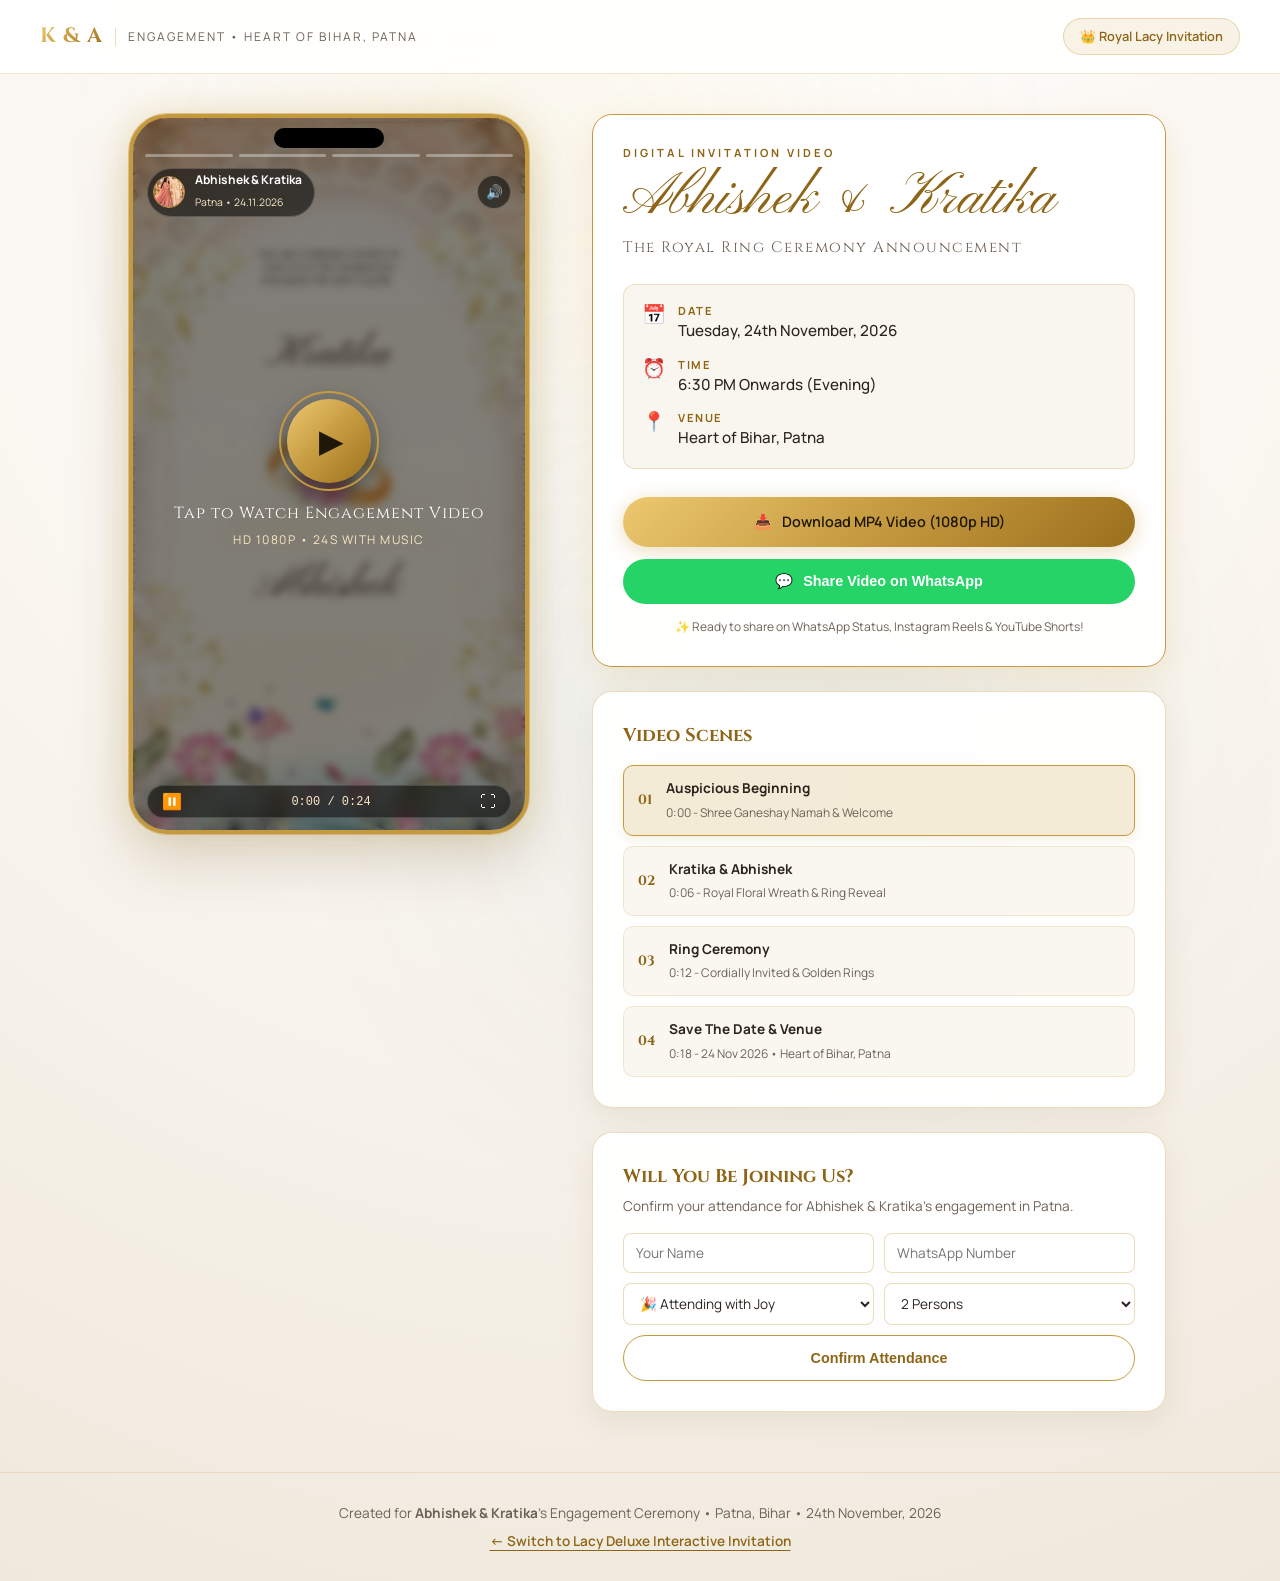
<file: video-invite.html>
<!DOCTYPE html>
<html lang="en">
<head>
  <meta charset="UTF-8">
  <meta name="viewport" content="width=device-width, initial-scale=1.0, viewport-fit=cover">
<title>Abhishek & Kratika — Royal Engagement Video Invitation</title>
  <meta name="description" content="Watch the official engagement announcement video for Abhishek & Kratika. 24th November 2026, Patna.">
  
  <!-- Favicon -->
  <link rel="icon" href="data:image/svg+xml,<svg xmlns='http://www.w3.org/2000/svg' viewBox='0 0 100 100'><text y='.9em' font-size='90'>💍</text></svg>">
  <meta property="og:title" content="Abhishek & Kratika — Engagement Announcement Video">
  <meta property="og:description" content="Watch & download the official engagement video invite. 24 Nov 2026, Patna.">
  <meta property="og:image" content="images/couple_2_hd.jpg">

  <!-- Google Fonts: Pinyon Script (Pinterest calligraphy), Cinzel, Cormorant Garamond, Manrope -->
  <link rel="preconnect" href="https://fonts.googleapis.com">
  <link rel="preconnect" href="https://fonts.gstatic.com" crossorigin>
  <link href="https://fonts.googleapis.com/css2?family=Cinzel:wght@400;600;700;800&family=Cormorant+Garamond:ital,wght@0,400;0,600;1,400;1,600&family=Manrope:wght@300;400;500;600;700&family=Pinyon+Script&display=swap" rel="stylesheet">

  <link rel="stylesheet" href="video-style.css">
</head>
<body>

  <!-- Ambient Royal Palace Backdrop & Golden Glow -->
  <div class="video-bg-ambient">
    <div class="ambient-glow glow-top"></div>
    <div class="ambient-glow glow-bottom"></div>
  </div>

  <!-- Header Navigation -->
  <header class="video-page-nav">
    <div class="nav-content">
      <a href="index.html" class="nav-brand">
        <span class="brand-monogram">K &amp; A</span>
        <span class="brand-subtitle">Engagement • Heart of Bihar, Patna</span>
      </a>
      <div class="nav-links">
        <a href="index.html" class="switch-theme-pill">
          <span>👑 Royal Lacy Invitation</span>
        </a>
      </div>
    </div>
  </header>

  <!-- MAIN VIDEO EXPERIENCE CONTAINER -->
  <main class="video-main-layout">
    
    <!-- Left / Center: The 9:16 Smartphone Mockup Video Player -->
    <section class="phone-mockup-wrapper">
      <div class="phone-frame">
        <div class="phone-speaker-notch"></div>

        <!-- Video Player Viewport -->
        <div class="video-viewport" id="videoViewport">

          <!-- Instagram/WhatsApp Story Segment Bars (4 Scenes) -->
          <div class="story-progress-bar">
            <div class="segment" data-segment="0"><div class="fill"></div></div>
            <div class="segment" data-segment="1"><div class="fill"></div></div>
            <div class="segment" data-segment="2"><div class="fill"></div></div>
            <div class="segment" data-segment="3"><div class="fill"></div></div>
          </div>

          <!-- Video Element -->
          <video 
            id="engagementVideo" 
            playsinline 
            preload="auto" 
            poster="thumb_scene4.jpg">
            <source src="abhishek_kratika_engagement_video.mp4" type="video/mp4">
            Your browser does not support HTML5 video.
          </video>

          <!-- Floating Overlay Badges -->
          <div class="video-top-bar">
            <div class="couple-tag">
              <span class="avatar-mini"><img src="images/couple_1.jpg" alt="A & K"></span>
              <div class="tag-text">
                <strong>Abhishek &amp; Kratika</strong>
                <small>Patna • 24.11.2026</small>
              </div>
            </div>
            <div class="video-controls-quick">
              <button id="muteBtn" class="pill-icon-btn" title="Mute / Unmute">🔊</button>
            </div>
          </div>

          <!-- Big Play / Replay Button Overlay -->
          <div class="play-overlay" id="playOverlay">
            <button class="big-play-btn" id="bigPlayBtn" aria-label="Play Video">
              <span class="play-icon">▶</span>
              <span class="pulse-ring"></span>
            </button>
            <p class="play-instruction">Tap to Watch Engagement Video</p>
            <span class="duration-badge">HD 1080p • 24s With Music</span>
          </div>

          <!-- Chapter Title Card (Shows dynamically as video plays) -->
          <div class="chapter-card-toast" id="chapterToast">
            <span class="ch-icon">💍</span>
            <span class="ch-text" id="chapterText">Shree Ganeshay Namah</span>
          </div>

          <!-- Bottom Story Quick Controls -->
          <div class="video-bottom-controls">
            <button id="playPauseBtn" class="btn-ctrl" title="Play/Pause">⏸️</button>
            <div class="time-display" id="timeDisplay">0:00 / 0:24</div>
            <button id="fullscreenBtn" class="btn-ctrl" title="Full Screen">⛶</button>
          </div>

        </div>
      </div>
    </section>


    <!-- Right / Info & Actions Column -->
    <aside class="video-info-column">
      
      <div class="info-card gold-border">
        <span class="info-badge">DIGITAL INVITATION VIDEO</span>
        <h1 class="info-title">Abhishek &amp; Kratika</h1>
        <p class="info-subtitle">The Royal Ring Ceremony Announcement</p>
        
        <div class="event-quick-summary">
          <div class="summary-item">
            <span class="s-icon">📅</span>
            <div>
              <strong>Date</strong>
              <p>Tuesday, 24th November, 2026</p>
            </div>
          </div>
          <div class="summary-item">
            <span class="s-icon">⏰</span>
            <div>
              <strong>Time</strong>
              <p>6:30 PM Onwards (Evening)</p>
            </div>
          </div>
          <div class="summary-item">
            <span class="s-icon">📍</span>
            <div>
              <strong>Venue</strong>
              <p>Heart of Bihar, Patna</p>
            </div>
          </div>
        </div>

        <!-- Download & Share Buttons -->
        <div class="action-buttons-group">
          <a href="abhishek_kratika_engagement_video.mp4" download="Abhishek_Kratika_Engagement_Video.mp4" class="btn-video-action primary" id="downloadVideoBtn">
            <span class="btn-icon">📥</span>
            <span>Download MP4 Video (1080p HD)</span>
          </a>

          <button id="waShareBtn" class="btn-video-action whatsapp">
            <span class="btn-icon">💬</span>
            <span>Share Video on WhatsApp</span>
          </button>
        </div>

        <p class="share-helper-note">
          ✨ Ready to share on WhatsApp Status, Instagram Reels &amp; YouTube Shorts!
        </p>
      </div>

      <!-- Chapter Navigation Picker -->
      <div class="info-card chapters-card">
        <h3>Video Scenes</h3>
        <ul class="chapter-nav-list" id="chapterNavList">
          <li data-seek="0" class="active">
            <span class="ch-num">01</span>
            <div class="ch-meta">
              <strong>Auspicious Beginning</strong>
              <small>0:00 - Shree Ganeshay Namah &amp; Welcome</small>
            </div>
          </li>
          <li data-seek="6.0">
            <span class="ch-num">02</span>
            <div class="ch-meta">
              <strong>Kratika &amp; Abhishek</strong>
              <small>0:06 - Royal Floral Wreath &amp; Ring Reveal</small>
            </div>
          </li>
          <li data-seek="12.0">
            <span class="ch-num">03</span>
            <div class="ch-meta">
              <strong>Ring Ceremony</strong>
              <small>0:12 - Cordially Invited &amp; Golden Rings</small>
            </div>
          </li>
          <li data-seek="18.0">
            <span class="ch-num">04</span>
            <div class="ch-meta">
              <strong>Save The Date &amp; Venue</strong>
              <small>0:18 - 24 Nov 2026 • Heart of Bihar, Patna</small>
            </div>
          </li>
        </ul>
      </div>

      <!-- Quick RSVP Drawer Card -->
      <div class="info-card rsvp-quick-card">
        <h3>Will You Be Joining Us?</h3>
        <p>Confirm your attendance for Abhishek &amp; Kratika's engagement in Patna.</p>
        <form id="quickRsvpForm">
          <div class="input-row">
            <input type="text" id="qName" placeholder="Your Name" required>
            <input type="tel" id="qPhone" placeholder="WhatsApp Number" required>
          </div>
          <div class="input-row">
            <select id="qAttendance">
              <option value="Yes">🎉 Attending with Joy</option>
              <option value="Regret">💌 Celebrating From Afar</option>
            </select>
            <select id="qCount">
              <option value="1">1 Person</option>
              <option value="2" selected>2 Persons</option>
              <option value="3+">3+ Persons</option>
            </select>
          </div>
          <button type="submit" class="btn-video-action outline">Confirm Attendance</button>
        </form>
        <div id="qRsvpSuccess" class="quick-rsvp-success" style="display:none;">
          <span>🎉 Thank you! Your response is recorded for Patna, 24 Nov 2026!</span>
        </div>
      </div>

    </aside>

  </main>

  <footer class="video-page-footer">
    <p>
      Created for <strong>Abhishek &amp; Kratika</strong>'s Engagement Ceremony • Patna, Bihar • 24th November, 2026
    </p>
    <a href="index.html" class="footer-link">&larr; Switch to Lacy Deluxe Interactive Invitation</a>
  </footer>

  <script src="video-script.js"></script>
</body>
</html>
</file>
<file: video-style.css>
/* ==========================================================================
   Abhishek & Kratika — Engagement Video Webpage Stylesheet
   Pinterest Royal Sandstone Haveli & Turquoise Water Lotus Theme
   ========================================================================== */

:root {
  --bg-sandstone: #FAF6F0;
  --bg-palace: #FFFDF9;
  --bg-card: rgba(255, 255, 255, 0.94);
  --gold-primary: #C59A3F;
  --gold-light: #F7E7C4;
  --gold-deep: #8E6516;
  --gold-gradient: linear-gradient(135deg, #ECC870 0%, #C59A3F 50%, #9B701D 100%);
  --rose-primary: #C57B76;
  --teal-accent: #3A7D7E;
  --text-main: #2C241E;
  --text-muted: #6E6155;
  --border-gold: rgba(197, 154, 63, 0.35);
  --shadow-phone: 0 25px 60px rgba(110, 85, 45, 0.22), 0 0 35px rgba(212, 175, 55, 0.2);
  --radius-phone: 38px;
  --transition: all 0.3s cubic-bezier(0.25, 1, 0.5, 1);
}

*, *::before, *::after {
  box-sizing: border-box;
  margin: 0;
  padding: 0;
}

body {
  font-family: 'Manrope', sans-serif;
  background-color: var(--bg-sandstone);
  background-image: 
    radial-gradient(circle at 50% 10%, #FFFFFF 0%, rgba(250, 246, 240, 0.95) 45%, #EFE8DC 100%);
  color: var(--text-main);
  min-height: 100vh;
  position: relative;
  overflow-x: hidden;
  line-height: 1.5;
}

/* Ambient glow */
.video-bg-ambient {
  position: fixed;
  inset: 0;
  pointer-events: none;
  z-index: 0;
}

.ambient-glow {
  position: absolute;
  width: 600px;
  height: 600px;
  border-radius: 50%;
  filter: blur(140px);
  opacity: 0.22;
}

.glow-top {
  top: -150px;
  left: 20%;
  background: radial-gradient(circle, #D4AF37 0%, transparent 70%);
}

.glow-bottom {
  bottom: -150px;
  right: 15%;
  background: radial-gradient(circle, #3A7D7E 0%, transparent 70%);
}

/* NAV */
.video-page-nav {
  position: relative;
  z-index: 10;
  padding: 18px 24px;
  border-bottom: 1px solid rgba(197, 154, 63, 0.25);
  background: rgba(255, 255, 255, 0.88);
  backdrop-filter: blur(12px);
}

.nav-content {
  max-width: 1200px;
  margin: 0 auto;
  display: flex;
  justify-content: space-between;
  align-items: center;
}

.nav-brand {
  text-decoration: none;
  display: flex;
  align-items: center;
  gap: 12px;
}

.brand-monogram {
  font-family: 'Cinzel', serif;
  font-size: 1.3rem;
  font-weight: 700;
  background: var(--gold-gradient);
  -webkit-background-clip: text;
  -webkit-text-fill-color: transparent;
  letter-spacing: 1px;
}

.brand-subtitle {
  font-size: 0.75rem;
  color: var(--text-muted);
  text-transform: uppercase;
  letter-spacing: 2px;
  border-left: 1px solid var(--border-gold);
  padding-left: 12px;
}

.switch-theme-pill {
  display: inline-flex;
  align-items: center;
  gap: 6px;
  background: rgba(197, 154, 63, 0.12);
  border: 1px solid var(--border-gold);
  padding: 8px 16px;
  border-radius: 9999px;
  color: var(--gold-deep);
  font-size: 0.8rem;
  font-weight: 600;
  text-decoration: none;
  transition: var(--transition);
}

.switch-theme-pill:hover {
  background: var(--gold-primary);
  color: #FFF;
  transform: translateY(-2px);
}

/* MAIN LAYOUT */
.video-main-layout {
  position: relative;
  z-index: 2;
  max-width: 1100px;
  margin: 40px auto 60px;
  padding: 0 24px;
  display: grid;
  grid-template-columns: 430px 1fr;
  gap: 48px;
  align-items: start;
}

/* PHONE MOCKUP */
.phone-mockup-wrapper {
  display: flex;
  justify-content: center;
}

.phone-frame {
  position: relative;
  width: 100%;
  max-width: 400px;
  height: 720px;
  background: #000;
  border-radius: var(--radius-phone);
  border: 4px solid #C59A3F;
  box-shadow: var(--shadow-phone);
  overflow: hidden;
  outline: 1px solid rgba(197, 154, 63, 0.5);
}

.phone-speaker-notch {
  position: absolute;
  top: 10px;
  left: 50%;
  transform: translateX(-50%);
  width: 110px;
  height: 20px;
  background: #000;
  border-radius: 12px;
  z-index: 30;
}

.video-viewport {
  position: relative;
  width: 100%;
  height: 100%;
  background: #000;
  overflow: hidden;
}

.video-viewport video {
  width: 100%;
  height: 100%;
  object-fit: cover;
  display: block;
}

/* STORY PROGRESS BARS */
.story-progress-bar {
  position: absolute;
  top: 36px;
  left: 12px;
  right: 12px;
  display: flex;
  gap: 6px;
  z-index: 25;
}

.story-progress-bar .segment {
  flex: 1;
  height: 3px;
  background: rgba(255, 255, 255, 0.35);
  border-radius: 2px;
  overflow: hidden;
}

.story-progress-bar .segment .fill {
  width: 0%;
  height: 100%;
  background: #FFF;
  box-shadow: 0 0 6px rgba(255, 255, 255, 0.8);
  transition: width 0.1s linear;
}

/* TOP OVERLAY BAR */
.video-top-bar {
  position: absolute;
  top: 50px;
  left: 14px;
  right: 14px;
  display: flex;
  justify-content: space-between;
  align-items: center;
  z-index: 25;
}

.couple-tag {
  display: flex;
  align-items: center;
  gap: 10px;
  background: rgba(0, 0, 0, 0.55);
  backdrop-filter: blur(8px);
  padding: 4px 12px 4px 5px;
  border-radius: 9999px;
  border: 1px solid rgba(255, 255, 255, 0.2);
}

.avatar-mini {
  width: 32px;
  height: 32px;
  border-radius: 50%;
  overflow: hidden;
  border: 1.5px solid var(--gold-primary);
}

.avatar-mini img {
  width: 100%;
  height: 100%;
  object-fit: cover;
}

.tag-text strong {
  display: block;
  font-size: 0.75rem;
  color: #FFF;
  line-height: 1.2;
}

.tag-text small {
  font-size: 0.65rem;
  color: var(--gold-light);
}

.pill-icon-btn {
  background: rgba(0, 0, 0, 0.55);
  backdrop-filter: blur(8px);
  border: 1px solid rgba(255, 255, 255, 0.25);
  color: #FFF;
  width: 34px;
  height: 34px;
  border-radius: 50%;
  display: flex;
  align-items: center;
  justify-content: center;
  font-size: 0.85rem;
  cursor: pointer;
  transition: var(--transition);
}

.pill-icon-btn:hover {
  background: rgba(212, 175, 55, 0.4);
}

/* BIG PLAY OVERLAY */
.play-overlay {
  position: absolute;
  inset: 0;
  background: rgba(25, 20, 15, 0.55);
  backdrop-filter: blur(4px);
  display: flex;
  flex-direction: column;
  align-items: center;
  justify-content: center;
  z-index: 20;
  cursor: pointer;
  transition: opacity 0.3s ease, visibility 0.3s;
}

.play-overlay.hidden {
  opacity: 0;
  visibility: hidden;
  pointer-events: none;
}

.big-play-btn {
  position: relative;
  width: 84px;
  height: 84px;
  border-radius: 50%;
  background: var(--gold-gradient);
  border: none;
  display: flex;
  align-items: center;
  justify-content: center;
  box-shadow: 0 10px 30px rgba(0, 0, 0, 0.5);
  cursor: pointer;
  transition: transform 0.3s ease;
}

.big-play-btn:hover {
  transform: scale(1.08);
}

.play-icon {
  font-size: 2rem;
  color: #1F1708;
  margin-left: 5px;
}

.pulse-ring {
  position: absolute;
  inset: -8px;
  border-radius: 50%;
  border: 2px solid var(--gold-primary);
  animation: pulse 2s infinite ease-out;
}

@keyframes pulse {
  0% { transform: scale(1); opacity: 0.8; }
  100% { transform: scale(1.4); opacity: 0; }
}

.play-instruction {
  font-family: 'Cinzel', serif;
  font-size: 1rem;
  color: #FFF;
  margin-top: 18px;
  letter-spacing: 1px;
}

.duration-badge {
  font-size: 0.75rem;
  color: var(--gold-light);
  margin-top: 6px;
  text-transform: uppercase;
  letter-spacing: 1.5px;
}

/* CHAPTER TOAST */
.chapter-card-toast {
  position: absolute;
  bottom: 60px;
  left: 50%;
  transform: translateX(-50%);
  background: rgba(30, 24, 18, 0.88);
  backdrop-filter: blur(10px);
  border: 1px solid var(--gold-primary);
  padding: 6px 16px;
  border-radius: 9999px;
  font-size: 0.75rem;
  color: #FFF;
  display: flex;
  align-items: center;
  gap: 6px;
  white-space: nowrap;
  z-index: 24;
  opacity: 0;
  transition: opacity 0.3s ease;
}

.chapter-card-toast.show {
  opacity: 1;
}

/* BOTTOM CONTROLS */
.video-bottom-controls {
  position: absolute;
  bottom: 12px;
  left: 14px;
  right: 14px;
  display: flex;
  align-items: center;
  justify-content: space-between;
  z-index: 25;
  background: rgba(0, 0, 0, 0.5);
  backdrop-filter: blur(8px);
  padding: 6px 14px;
  border-radius: 9999px;
  border: 1px solid rgba(255, 255, 255, 0.15);
}

.btn-ctrl {
  background: none;
  border: none;
  color: #FFF;
  font-size: 1rem;
  cursor: pointer;
}

.time-display {
  font-size: 0.75rem;
  color: var(--gold-light);
  font-family: monospace;
}

/* RIGHT COLUMN */
.video-info-column {
  display: flex;
  flex-direction: column;
  gap: 24px;
}

.info-card {
  background: var(--bg-card);
  backdrop-filter: blur(16px);
  border-radius: 20px;
  border: 1px solid var(--border-gold);
  padding: 30px;
  box-shadow: 0 10px 30px rgba(130, 100, 60, 0.1);
}

.info-card.gold-border {
  border: 1.5px solid var(--gold-primary);
  box-shadow: 0 12px 35px rgba(197, 154, 63, 0.18);
}

.info-badge {
  font-size: 0.7rem;
  letter-spacing: 3px;
  text-transform: uppercase;
  color: var(--gold-deep);
  font-weight: 700;
  display: block;
  margin-bottom: 6px;
}

.info-title {
  font-family: 'Pinyon Script', cursive;
  font-size: 3.6rem;
  color: var(--gold-deep);
  line-height: 1.1;
  margin-bottom: 6px;
  font-weight: 500;
}

.info-subtitle {
  font-family: 'Cinzel', serif;
  font-size: 0.95rem;
  color: var(--text-muted);
  letter-spacing: 1.5px;
  margin-bottom: 24px;
}

.event-quick-summary {
  display: flex;
  flex-direction: column;
  gap: 14px;
  margin-bottom: 28px;
  padding: 18px;
  background: rgba(248, 244, 236, 0.8);
  border-radius: 12px;
  border: 1px solid rgba(197, 154, 63, 0.25);
}

.summary-item {
  display: flex;
  gap: 12px;
  align-items: flex-start;
}

.s-icon {
  font-size: 1.2rem;
  line-height: 1.2;
}

.summary-item strong {
  display: block;
  font-size: 0.7rem;
  text-transform: uppercase;
  letter-spacing: 1.5px;
  color: var(--gold-deep);
}

.summary-item p {
  font-size: 0.95rem;
  color: var(--text-main);
  font-weight: 500;
}

/* ACTION BUTTONS */
.action-buttons-group {
  display: flex;
  flex-direction: column;
  gap: 12px;
}

.btn-video-action {
  display: inline-flex;
  align-items: center;
  justify-content: center;
  gap: 10px;
  padding: 14px 22px;
  border-radius: 9999px;
  font-size: 0.9rem;
  font-weight: 600;
  text-decoration: none;
  cursor: pointer;
  border: none;
  transition: var(--transition);
  width: 100%;
}

.btn-video-action.primary {
  background: var(--gold-gradient);
  color: #1F1708;
  box-shadow: 0 4px 20px rgba(197, 154, 63, 0.35);
}

.btn-video-action.primary:hover {
  transform: translateY(-2px);
  box-shadow: 0 6px 25px rgba(197, 154, 63, 0.5);
}

.btn-video-action.whatsapp {
  background: #25D366;
  color: #FFF;
}

.btn-video-action.whatsapp:hover {
  background: #1EBE5D;
  transform: translateY(-2px);
}

.btn-video-action.outline {
  background: transparent;
  border: 1.5px solid var(--gold-primary);
  color: var(--gold-deep);
}

.btn-video-action.outline:hover {
  background: var(--gold-primary);
  color: #FFF;
}

.share-helper-note {
  font-size: 0.75rem;
  color: var(--text-muted);
  text-align: center;
  margin-top: 14px;
}

/* CHAPTERS */
.chapters-card h3 {
  font-family: 'Cinzel', serif;
  font-size: 1.15rem;
  color: var(--gold-deep);
  margin-bottom: 16px;
}

.chapter-nav-list {
  list-style: none;
  display: flex;
  flex-direction: column;
  gap: 10px;
}

.chapter-nav-list li {
  display: flex;
  align-items: center;
  gap: 14px;
  padding: 12px 14px;
  border-radius: 10px;
  background: rgba(248, 244, 236, 0.7);
  border: 1px solid rgba(197, 154, 63, 0.2);
  cursor: pointer;
  transition: var(--transition);
}

.chapter-nav-list li:hover {
  background: rgba(197, 154, 63, 0.15);
  border-color: var(--gold-primary);
}

.chapter-nav-list li.active {
  background: rgba(197, 154, 63, 0.2);
  border-color: var(--gold-primary);
  box-shadow: 0 4px 12px rgba(197, 154, 63, 0.15);
}

.ch-num {
  font-family: 'Cinzel', serif;
  font-size: 0.85rem;
  font-weight: 700;
  color: var(--gold-deep);
}

.ch-meta strong {
  display: block;
  font-size: 0.85rem;
  color: var(--text-main);
}

.ch-meta small {
  font-size: 0.75rem;
  color: var(--text-muted);
}

/* RSVP QUICK */
.rsvp-quick-card h3 {
  font-family: 'Cinzel', serif;
  font-size: 1.15rem;
  color: var(--gold-deep);
  margin-bottom: 6px;
}

.rsvp-quick-card p {
  font-size: 0.85rem;
  color: var(--text-muted);
  margin-bottom: 16px;
}

.input-row {
  display: flex;
  gap: 10px;
  margin-bottom: 10px;
}

.input-row input, .input-row select {
  flex: 1;
  padding: 10px 12px;
  border-radius: 8px;
  border: 1px solid rgba(197, 154, 63, 0.35);
  background: #FFF;
  color: var(--text-main);
  font-family: inherit;
  font-size: 0.85rem;
}

.input-row input:focus, .input-row select:focus {
  outline: none;
  border-color: var(--gold-primary);
  box-shadow: 0 0 0 3px rgba(197, 154, 63, 0.2);
}

.quick-rsvp-success {
  background: rgba(46, 125, 50, 0.15);
  border: 1px solid #4CAF50;
  padding: 12px;
  border-radius: 8px;
  color: #2E7D32;
  font-size: 0.85rem;
  text-align: center;
  margin-top: 10px;
}

/* FOOTER */
.video-page-footer {
  text-align: center;
  padding: 30px 24px;
  border-top: 1px solid rgba(197, 154, 63, 0.2);
  font-size: 0.85rem;
  color: var(--text-muted);
}

.footer-link {
  display: inline-block;
  color: var(--gold-deep);
  margin-top: 8px;
  text-decoration: underline;
  text-underline-offset: 4px;
  font-weight: 600;
}

/* RESPONSIVE */
@media (max-width: 900px) {
  .video-main-layout {
    grid-template-columns: 1fr;
    gap: 36px;
  }
  .phone-mockup-wrapper {
    max-width: 360px;
    margin: 0 auto;
  }
  .phone-frame {
    height: 640px;
  }
}
</file>
